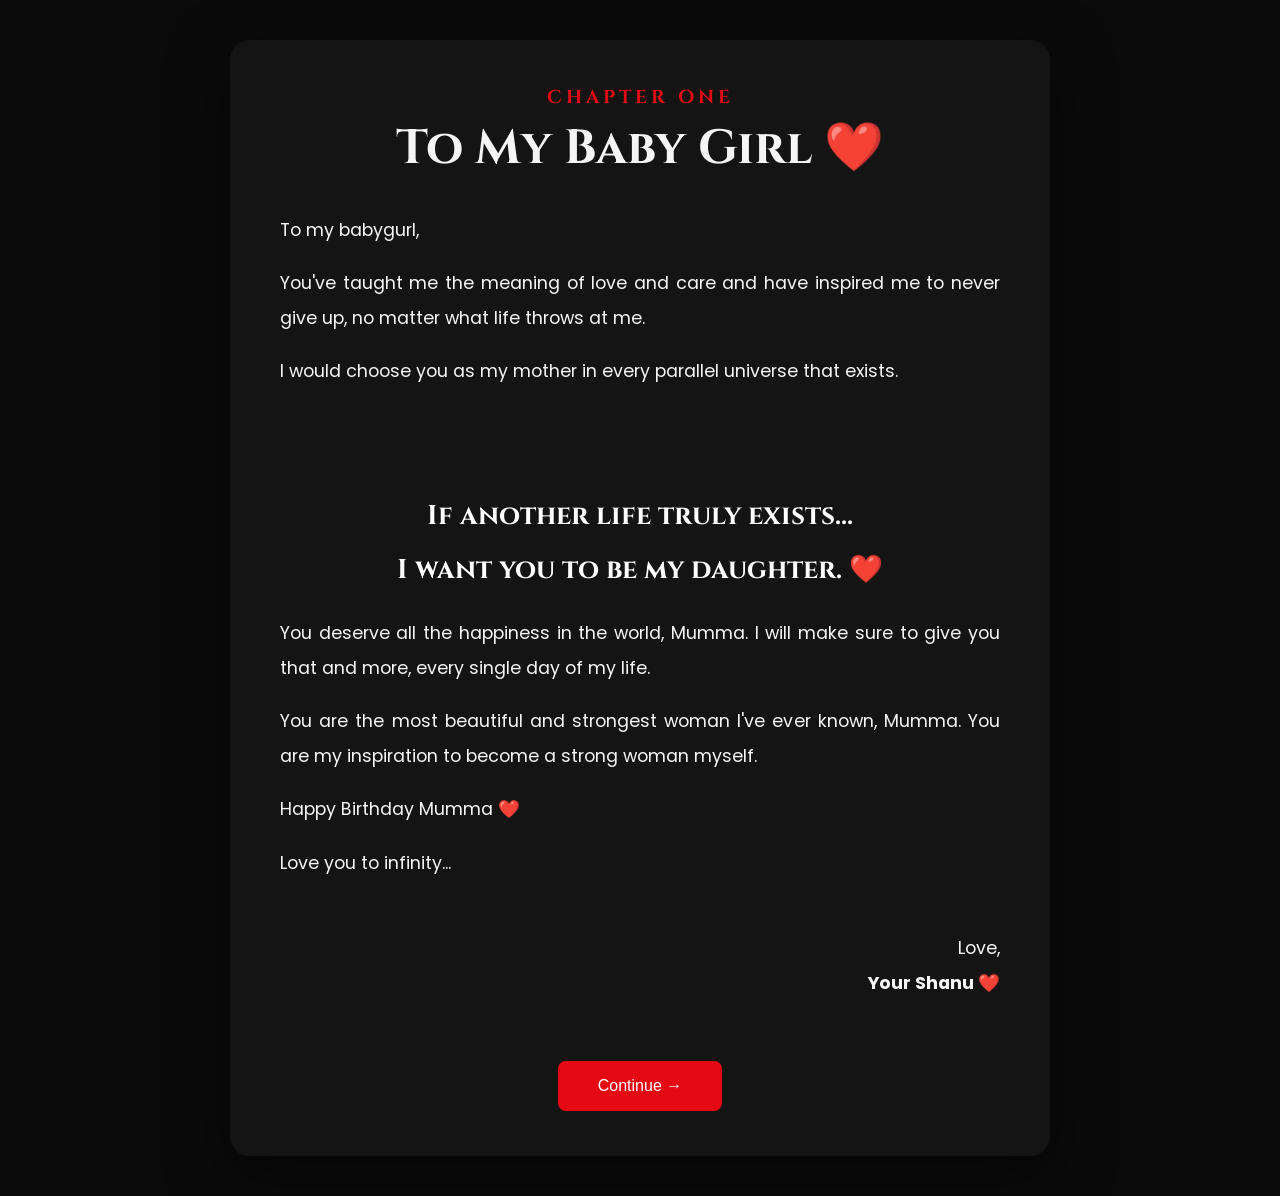
<file: chapter1.html>
<!DOCTYPE html>
<html lang="en">

<head>

    <meta charset="UTF-8">

    <meta name="viewport" content="width=device-width, initial-scale=1.0">

    <title>Chapter One</title>

    <link rel="stylesheet" href="chapter1.css">

    <link rel="preconnect" href="https://fonts.googleapis.com">

    <link rel="preconnect" href="https://fonts.gstatic.com" crossorigin>

    <link href="https://fonts.googleapis.com/css2?family=Cinzel:wght@400;700&family=Poppins:wght@300;400;500&display=swap" rel="stylesheet">

</head>

<body>

    <div class="container">

        <h3>CHAPTER ONE</h3>

        <h1>To My Baby Girl ❤️</h1>

        <div class="letter">

            <p>
                To my babygurl,
            </p>

            <p>
                You've taught me the meaning of love and care and have inspired me to never give up, no matter what life throws at me.
            </p>

            <p>
                I would choose you as my mother in every parallel universe that exists. 
            </p>

            <p class="highlight">
            <br>

            If another life truly exists...

            <br>

    I want you to be my daughter. ❤️

</p>

            <p>
                You deserve all the happiness in the world, Mumma. I will make sure to give you that and more, every single day of my life.
            </p>

            <p>
                You are the most beautiful and strongest woman I've ever known, Mumma. You are my inspiration to become a strong woman myself.
            </p>

            <p>
                Happy Birthday Mumma ❤️
            </p>

            <p>
                Love you to infinity...
            </p>

            <div class="signature">

                Love,<br>

                <strong>Your Shanu ❤️</strong>

            </div>

        </div>

        <button id="continueBtn">

            Continue →

        </button>

    </div>

    <script src="chapter1.js"></script>

</body>

</html>
</file>
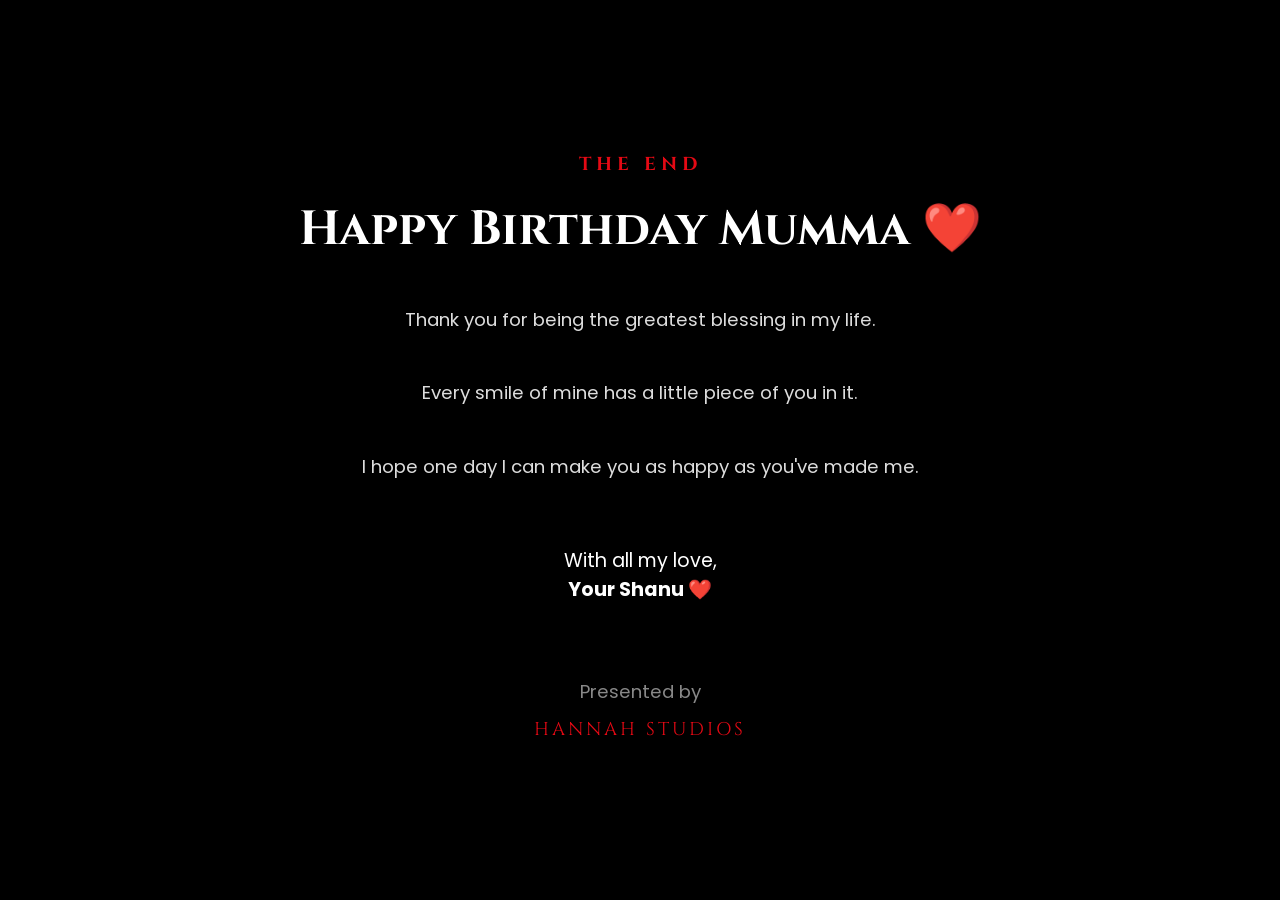
<file: ending.html>
<!DOCTYPE html>
<html lang="en">

<head>

    <meta charset="UTF-8">

    <meta name="viewport"
          content="width=device-width, initial-scale=1.0">

    <title>The End ❤️</title>

    <link rel="stylesheet" href="ending.css">

    <link rel="preconnect"
          href="https://fonts.googleapis.com">

    <link rel="preconnect"
          href="https://fonts.gstatic.com"
          crossorigin>

    <link href="https://fonts.googleapis.com/css2?family=Cinzel:wght@400;700&family=Poppins:wght@300;400&display=swap"
          rel="stylesheet">

</head>

<body>

<div class="ending">

    <h3>THE END</h3>

    <h1>Happy Birthday Mumma ❤️</h1>

    <p>

        Thank you for being the greatest blessing in my life.

        <br><br>

        Every smile of mine has a little piece of you in it.

        <br><br>

        I hope one day I can make you as happy as you've made me.

    </p>

    <div class="love">

        With all my love,

        <br>

        <strong>Your Shanu ❤️</strong>

    </div>

    <p class="credits">

        Presented by

        <br>

        <span>HANNAH STUDIOS</span>

    </p>

</div>

</body>

</html>
</file>
<file: chapter1.css>
*{
    margin:0;
    padding:0;
    box-sizing:border-box;
}

body{

    background:#0b0b0b;

    color:#f5f5f5;

    font-family:'Poppins',sans-serif;

    min-height:100vh;

    display:flex;

    justify-content:center;

    padding:40px 20px;

    overflow-y:auto;

    overflow-x:hidden;

}

.container{

    width:100%;

    max-width:820px;


    background:#141414;

    border-radius:20px;

    padding:45px 50px;

    box-shadow:0 20px 60px rgba(0,0,0,.55);

}

h3{

    text-align:center;

    color:#E50914;

    letter-spacing:4px;

    margin-bottom:10px;

    font-family:'Cinzel',serif;
}

h1{

    text-align:center;

    font-family:'Cinzel',serif;

    font-size:3rem;

    line-height:1.2;

    margin-bottom:35px;
}

.letter{

    font-size:1.1rem;

    line-height:2;

    text-align:justify;
}

.letter p{

    margin-bottom:18px;
}

.highlight{

    text-align:center;

    font-size:1.7rem;

    font-weight:bold;

    color:#ffffff;

    margin:45px 0;

    font-family:'Cinzel',serif;
}

.signature{

    margin-top:50px;

    text-align:right;

    font-size:1.1rem;
}

#continueBtn{

    display:block;

    margin:60px auto 0;

    padding:16px 40px;

    background:#E50914;

    color:white;

    border:none;

    border-radius:8px;

    font-size:1rem;

    cursor:pointer;

    transition:.3s;
}

#continueBtn:hover{

    background:#ff2b3d;

    transform:translateY(-3px);
}

@keyframes fadeIn{

    from{

        opacity:0;

        transform:translateY(30px);
    }

    to{

        opacity:1;

        transform:translateY(0);
    }

}

@media(max-width:768px){

    .container{

        padding:30px 22px;
    }

    h1{

        font-size:2rem;
    }

    .letter{

        font-size:1rem;

        line-height:1.9;
    }

    .highlight{

        font-size:1.35rem;
    }

}

#continueBtn{

    transition:.35s;
}

#continueBtn:hover{

    background:#ff2b3d;

    transform:scale(1.06);

    box-shadow:0 0 25px rgba(229,9,20,.45);

}

.fade-out{

    animation:fadeOut .8s forwards;

}

@keyframes fadeOut{

    from{

        opacity:1;

    }

    to{

        opacity:0;

    }

}

body{

    animation:pageLoad .8s ease;
}

@keyframes pageLoad{

    from{

        opacity:0;

        transform:translateY(15px);

    }

    to{

        opacity:1;

        transform:translateY(0);

    }

}
</file>
<file: ending.css>
*{

    margin:0;

    padding:0;

    box-sizing:border-box;

}

body{

    background:black;

    color:white;

    font-family:'Poppins',sans-serif;

    display:flex;

    justify-content:center;

    align-items:center;

    min-height:100vh;

    text-align:center;

    padding:30px;

}

.ending{

    animation:fadeIn 2s ease;

    max-width:700px;

}

h3{

    color:#E50914;

    letter-spacing:5px;

    margin-bottom:20px;

    font-family:'Cinzel',serif;

}

h1{

    font-size:3rem;

    margin-bottom:40px;

    font-family:'Cinzel',serif;

}

p{

    font-size:1.15rem;

    line-height:2;

    color:#dddddd;

}

.love{

    margin-top:60px;

    font-size:1.2rem;

}

.credits{

    margin-top:70px;

    color:#888;

}

.credits span{

    color:#E50914;

    letter-spacing:3px;

    font-family:'Cinzel',serif;

}

@keyframes fadeIn{

    from{

        opacity:0;

    }

    to{

        opacity:1;

    }

}

@media(max-width:768px){

    h1{

        font-size:2rem;

    }

    p{

        font-size:1rem;

    }

}

.fade-out{

    animation:fadeOut .8s forwards;

}

@keyframes fadeOut{

    from{

        opacity:1;

    }

    to{

        opacity:0;

    }

}

body{

    animation:pageLoad .8s ease;
}

@keyframes pageLoad{

    from{

        opacity:0;

        transform:translateY(15px);

    }

    to{

        opacity:1;

        transform:translateY(0);

    }

}
</file>
